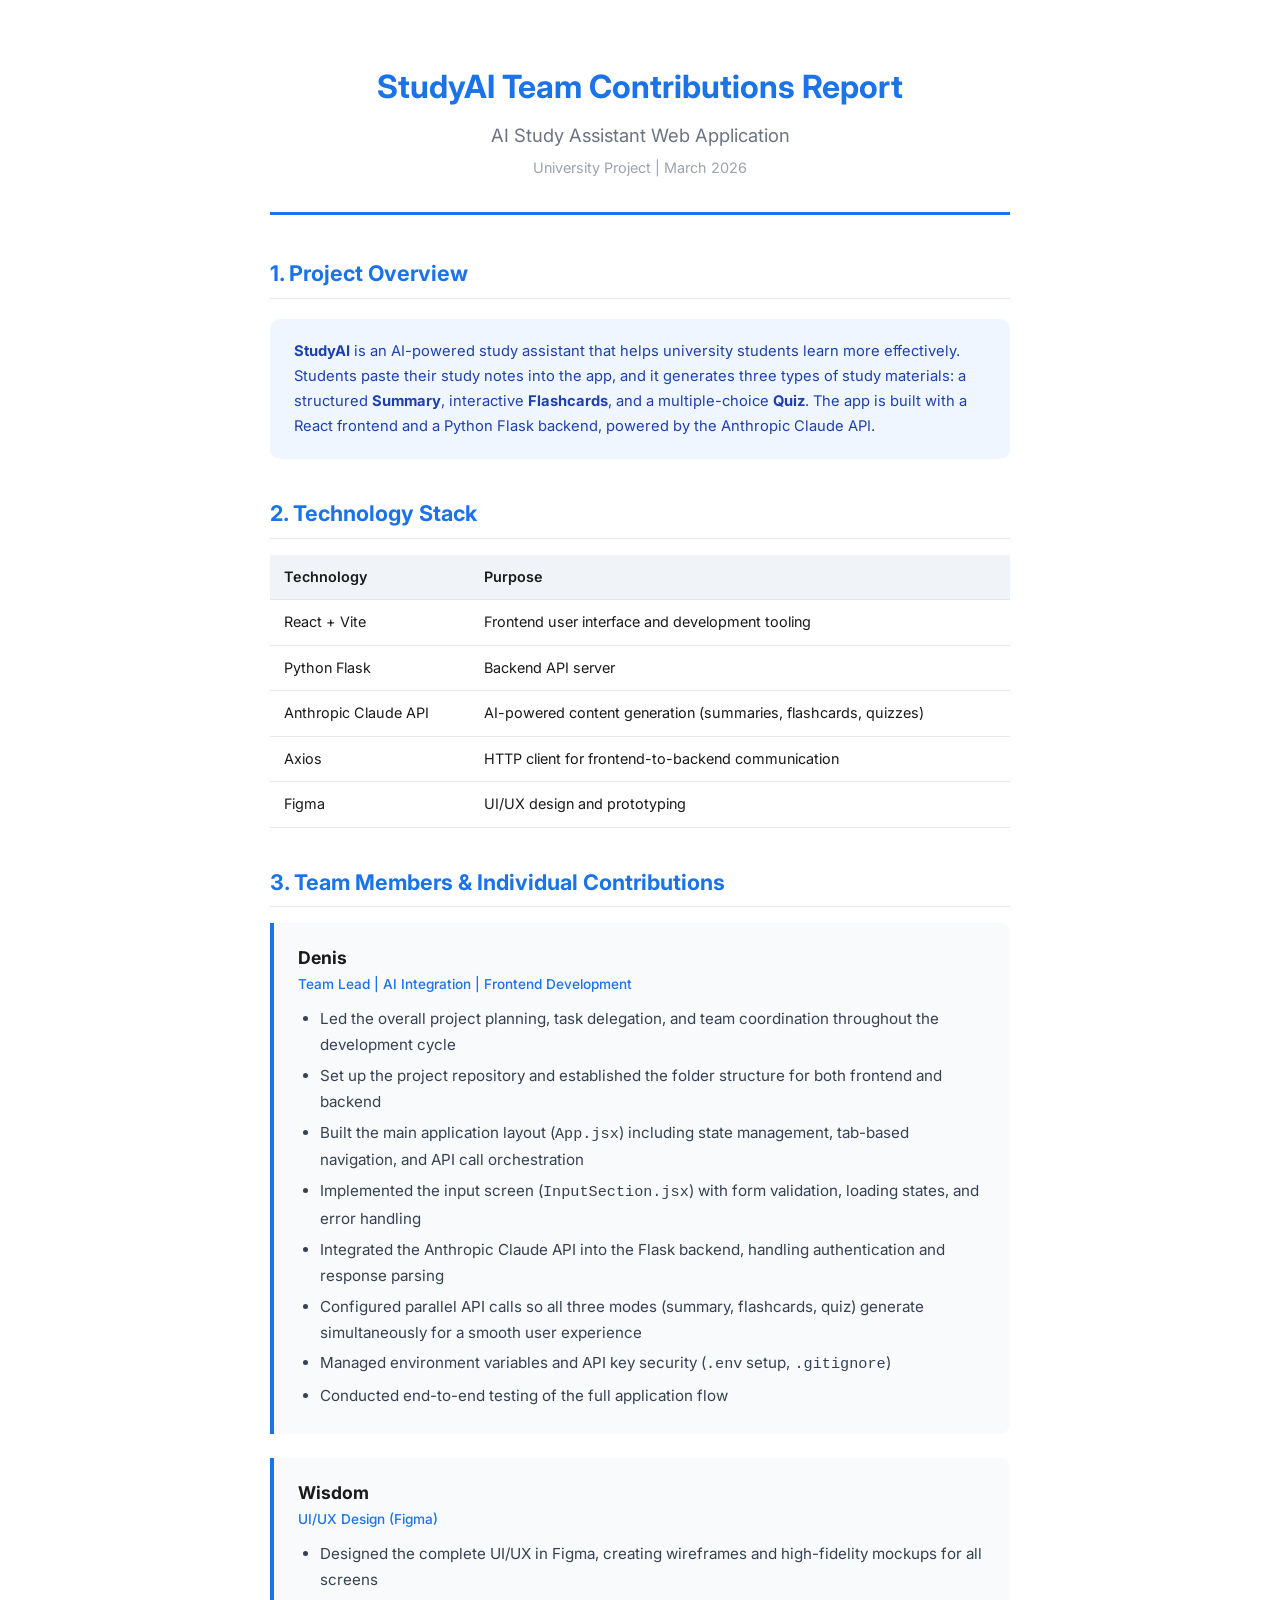
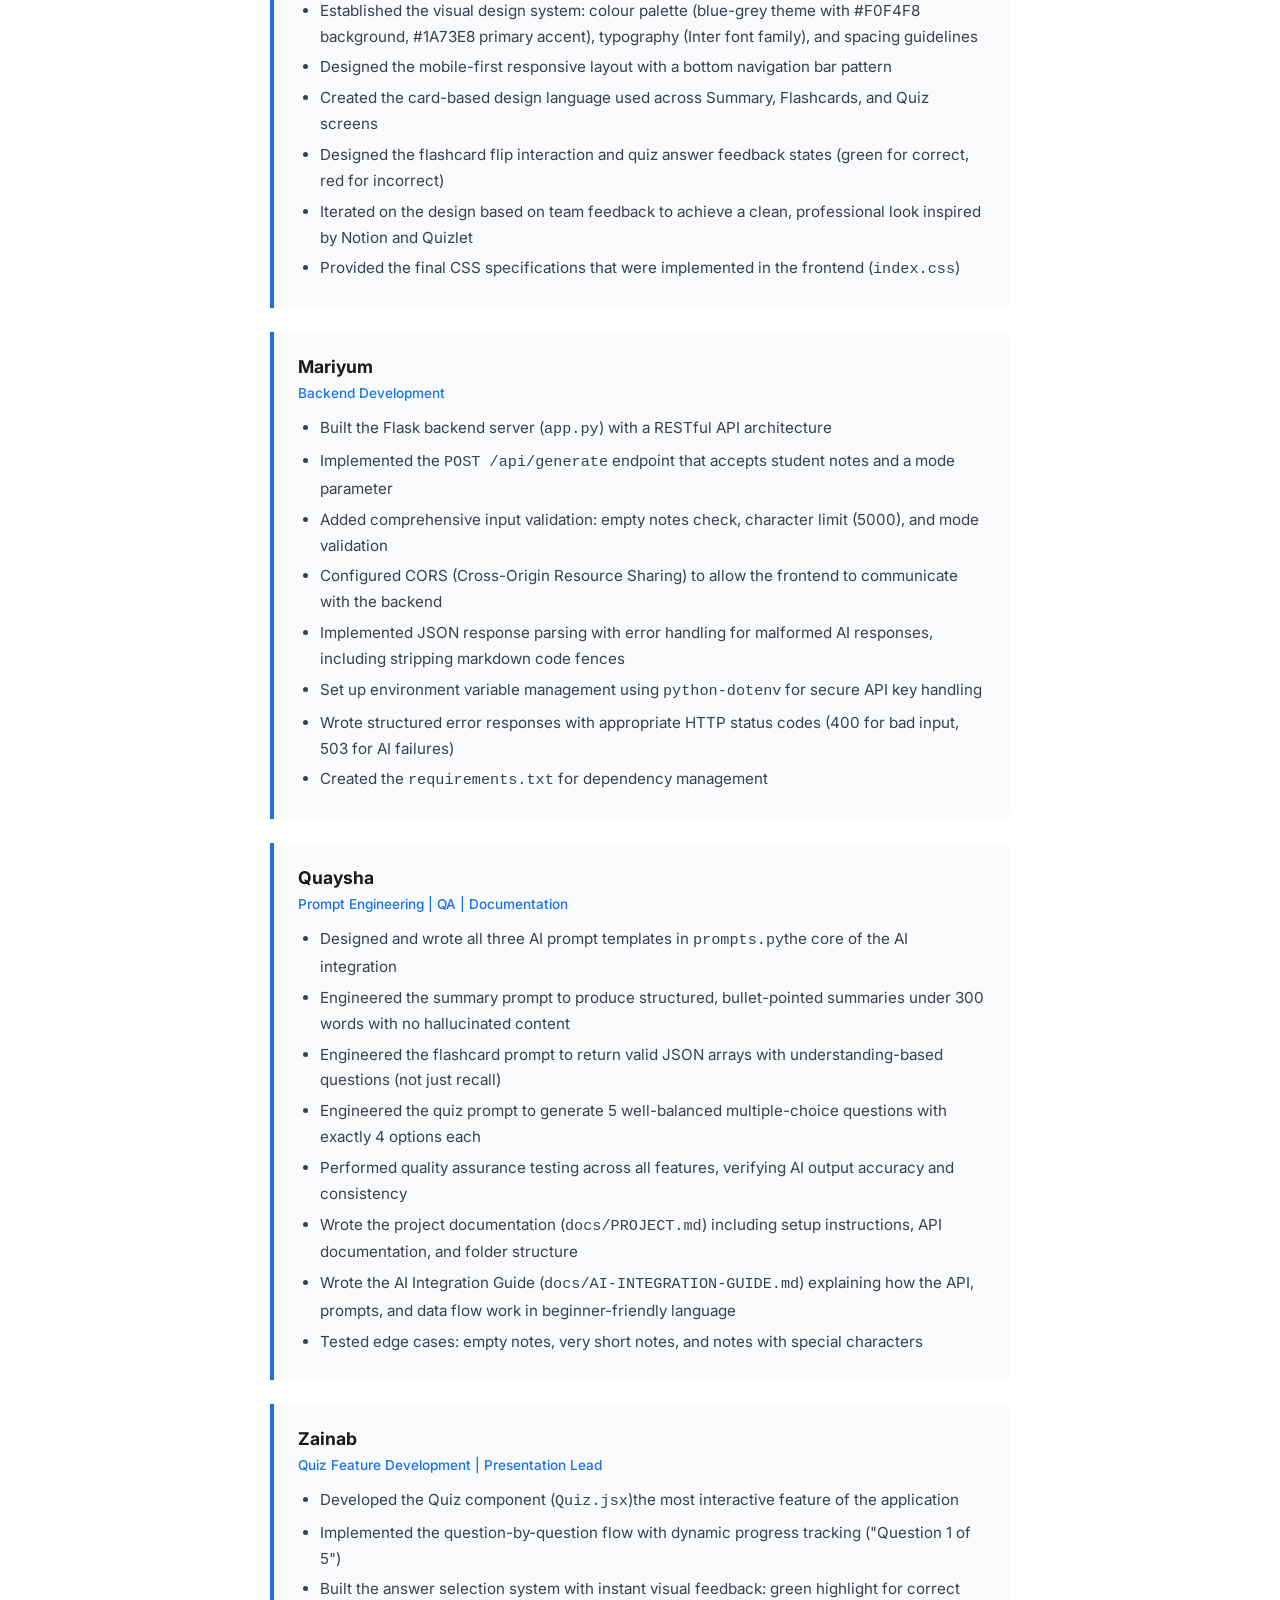
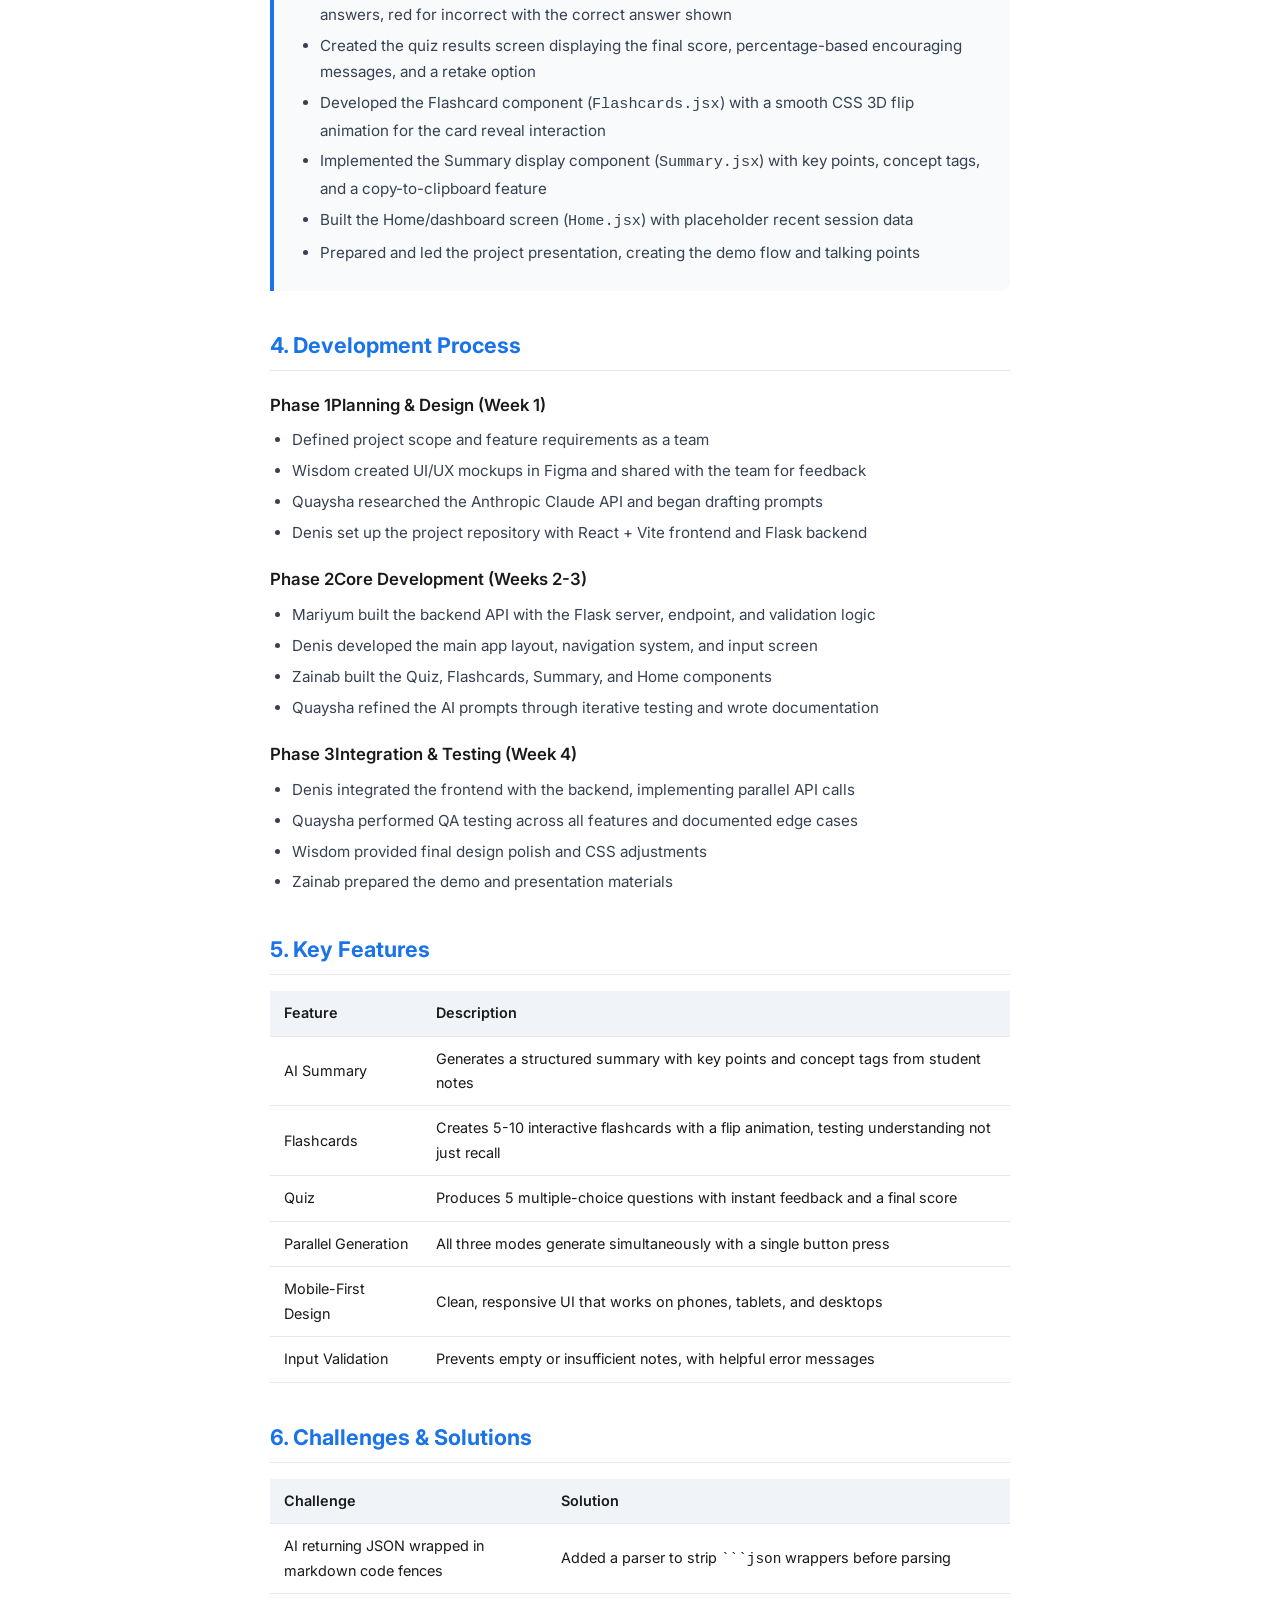
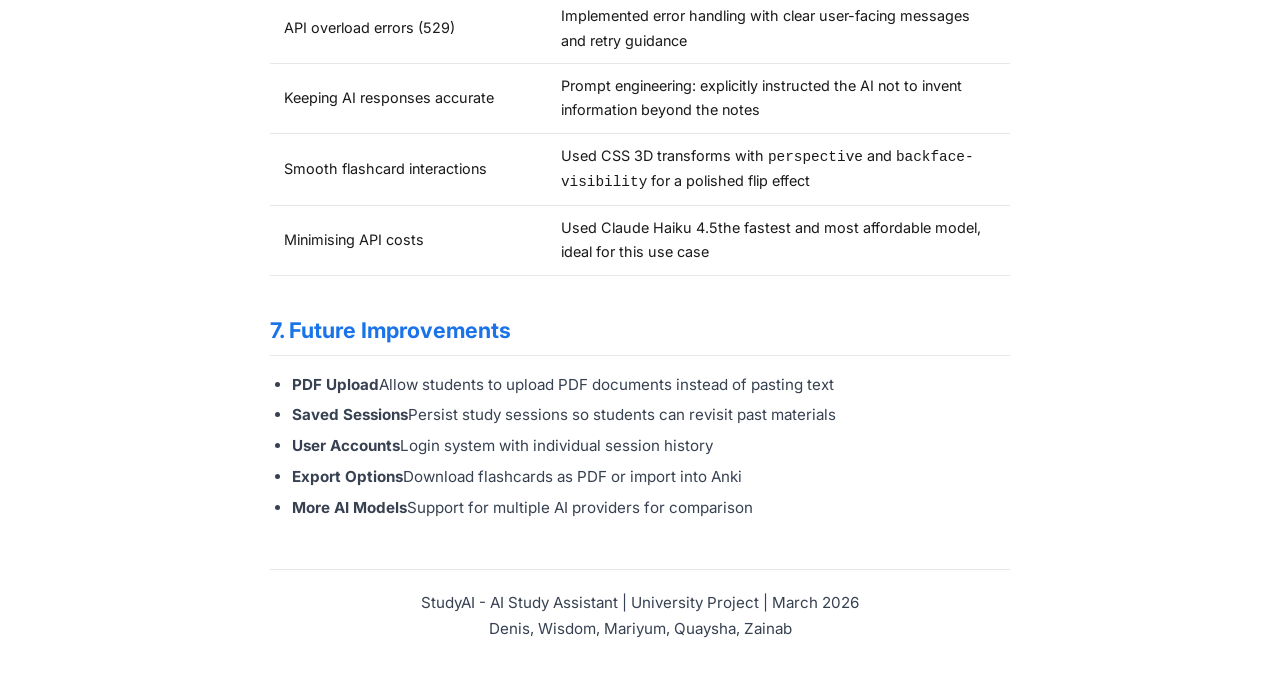
<file: docs/Team-Contributions-Report.html>
<!DOCTYPE html>
<html lang="en">
<head>
  <meta charset="UTF-8" />
  <meta name="viewport" content="width=device-width, initial-scale=1.0" />
  <title>StudyAI Team Contributions Report</title>
  <link href="https://fonts.googleapis.com/css2?family=Inter:wght@400;500;600;700&display=swap" rel="stylesheet" />
  <style>
    * { margin: 0; padding: 0; box-sizing: border-box; }

    body {
      font-family: 'Inter', -apple-system, sans-serif;
      color: #1A1A1A;
      line-height: 1.7;
      background: #fff;
      padding: 60px 80px;
      max-width: 900px;
      margin: 0 auto;
    }

    @media print {
      body { padding: 40px 50px; }
      .page-break { page-break-before: always; }
    }

    /* Header */
    .report-header {
      text-align: center;
      padding-bottom: 32px;
      border-bottom: 3px solid #1A73E8;
      margin-bottom: 40px;
    }

    .report-header h1 {
      font-size: 2rem;
      font-weight: 700;
      color: #1A73E8;
      margin-bottom: 6px;
    }

    .report-header .subtitle {
      font-size: 1.15rem;
      color: #6B7280;
      margin-bottom: 4px;
    }

    .report-header .date {
      font-size: 0.9rem;
      color: #9CA3AF;
    }

    /* Section headings */
    h2 {
      font-size: 1.35rem;
      font-weight: 700;
      color: #1A73E8;
      margin-top: 36px;
      margin-bottom: 16px;
      padding-bottom: 6px;
      border-bottom: 1.5px solid #E5E7EB;
    }

    h3 {
      font-size: 1.05rem;
      font-weight: 600;
      color: #1A1A1A;
      margin-top: 20px;
      margin-bottom: 8px;
    }

    p, li {
      font-size: 0.95rem;
      color: #374151;
    }

    ul {
      padding-left: 22px;
      margin-bottom: 12px;
    }

    li { margin-bottom: 5px; }

    /* Member card */
    .member-card {
      background: #F8FAFC;
      border-left: 4px solid #1A73E8;
      border-radius: 0 10px 10px 0;
      padding: 20px 24px;
      margin-bottom: 24px;
    }

    .member-card .name {
      font-size: 1.1rem;
      font-weight: 700;
      color: #1A1A1A;
    }

    .member-card .role {
      font-size: 0.85rem;
      font-weight: 500;
      color: #1A73E8;
      margin-bottom: 10px;
    }

    .member-card ul {
      margin-bottom: 0;
    }

    /* Table */
    table {
      width: 100%;
      border-collapse: collapse;
      margin: 16px 0 24px;
      font-size: 0.9rem;
    }

    th, td {
      padding: 10px 14px;
      text-align: left;
      border-bottom: 1px solid #E5E7EB;
    }

    th {
      background: #F0F4F8;
      font-weight: 600;
      color: #1A1A1A;
    }

    /* Overview box */
    .overview-box {
      background: #EFF6FF;
      border-radius: 10px;
      padding: 20px 24px;
      margin: 20px 0;
    }

    .overview-box p {
      color: #1E40AF;
      font-size: 0.92rem;
    }

    /* Footer */
    .report-footer {
      margin-top: 48px;
      padding-top: 20px;
      border-top: 1.5px solid #E5E7EB;
      text-align: center;
      font-size: 0.82rem;
      color: #9CA3AF;
    }
  </style>
</head>
<body>

  <!-- HEADER -->
  <div class="report-header">
    <h1>StudyAI Team Contributions Report</h1>
    <p class="subtitle">AI Study Assistant Web Application</p>
    <p class="date">University Project | March 2026</p>
  </div>

  <!-- PROJECT OVERVIEW -->
  <h2>1. Project Overview</h2>
  <div class="overview-box">
    <p>
      <strong>StudyAI</strong> is an AI-powered study assistant that helps university students learn more effectively.
      Students paste their study notes into the app, and it generates three types of study materials:
      a structured <strong>Summary</strong>, interactive <strong>Flashcards</strong>, and a multiple-choice <strong>Quiz</strong>.
      The app is built with a React frontend and a Python Flask backend, powered by the Anthropic Claude API.
    </p>
  </div>

  <!-- TECH STACK -->
  <h2>2. Technology Stack</h2>
  <table>
    <tr><th>Technology</th><th>Purpose</th></tr>
    <tr><td>React + Vite</td><td>Frontend user interface and development tooling</td></tr>
    <tr><td>Python Flask</td><td>Backend API server</td></tr>
    <tr><td>Anthropic Claude API</td><td>AI-powered content generation (summaries, flashcards, quizzes)</td></tr>
    <tr><td>Axios</td><td>HTTP client for frontend-to-backend communication</td></tr>
    <tr><td>Figma</td><td>UI/UX design and prototyping</td></tr>
  </table>

  <!-- TEAM MEMBERS -->
  <h2>3. Team Members &amp; Individual Contributions</h2>

  <!-- Denis -->
  <div class="member-card">
    <p class="name">Denis</p>
    <p class="role">Team Lead | AI Integration | Frontend Development</p>
    <ul>
      <li>Led the overall project planning, task delegation, and team coordination throughout the development cycle</li>
      <li>Set up the project repository and established the folder structure for both frontend and backend</li>
      <li>Built the main application layout (<code>App.jsx</code>) including state management, tab-based navigation, and API call orchestration</li>
      <li>Implemented the input screen (<code>InputSection.jsx</code>) with form validation, loading states, and error handling</li>
      <li>Integrated the Anthropic Claude API into the Flask backend, handling authentication and response parsing</li>
      <li>Configured parallel API calls so all three modes (summary, flashcards, quiz) generate simultaneously for a smooth user experience</li>
      <li>Managed environment variables and API key security (<code>.env</code> setup, <code>.gitignore</code>)</li>
      <li>Conducted end-to-end testing of the full application flow</li>
    </ul>
  </div>

  <!-- Wisdom -->
  <div class="member-card">
    <p class="name">Wisdom</p>
    <p class="role">UI/UX Design (Figma)</p>
    <ul>
      <li>Designed the complete UI/UX in Figma, creating wireframes and high-fidelity mockups for all screens</li>
      <li>Established the visual design system: colour palette (blue-grey theme with #F0F4F8 background, #1A73E8 primary accent), typography (Inter font family), and spacing guidelines</li>
      <li>Designed the mobile-first responsive layout with a bottom navigation bar pattern</li>
      <li>Created the card-based design language used across Summary, Flashcards, and Quiz screens</li>
      <li>Designed the flashcard flip interaction and quiz answer feedback states (green for correct, red for incorrect)</li>
      <li>Iterated on the design based on team feedback to achieve a clean, professional look inspired by Notion and Quizlet</li>
      <li>Provided the final CSS specifications that were implemented in the frontend (<code>index.css</code>)</li>
    </ul>
  </div>

  <!-- Mariyum -->
  <div class="member-card">
    <p class="name">Mariyum</p>
    <p class="role">Backend Development</p>
    <ul>
      <li>Built the Flask backend server (<code>app.py</code>) with a RESTful API architecture</li>
      <li>Implemented the <code>POST /api/generate</code> endpoint that accepts student notes and a mode parameter</li>
      <li>Added comprehensive input validation: empty notes check, character limit (5000), and mode validation</li>
      <li>Configured CORS (Cross-Origin Resource Sharing) to allow the frontend to communicate with the backend</li>
      <li>Implemented JSON response parsing with error handling for malformed AI responses, including stripping markdown code fences</li>
      <li>Set up environment variable management using <code>python-dotenv</code> for secure API key handling</li>
      <li>Wrote structured error responses with appropriate HTTP status codes (400 for bad input, 503 for AI failures)</li>
      <li>Created the <code>requirements.txt</code> for dependency management</li>
    </ul>
  </div>

  <!-- Quaysha -->
  <div class="member-card">
    <p class="name">Quaysha</p>
    <p class="role">Prompt Engineering | QA | Documentation</p>
    <ul>
      <li>Designed and wrote all three AI prompt templates in <code>prompts.py</code>the core of the AI integration</li>
      <li>Engineered the summary prompt to produce structured, bullet-pointed summaries under 300 words with no hallucinated content</li>
      <li>Engineered the flashcard prompt to return valid JSON arrays with understanding-based questions (not just recall)</li>
      <li>Engineered the quiz prompt to generate 5 well-balanced multiple-choice questions with exactly 4 options each</li>
      <li>Performed quality assurance testing across all features, verifying AI output accuracy and consistency</li>
      <li>Wrote the project documentation (<code>docs/PROJECT.md</code>) including setup instructions, API documentation, and folder structure</li>
      <li>Wrote the AI Integration Guide (<code>docs/AI-INTEGRATION-GUIDE.md</code>) explaining how the API, prompts, and data flow work in beginner-friendly language</li>
      <li>Tested edge cases: empty notes, very short notes, and notes with special characters</li>
    </ul>
  </div>

  <!-- Zainab -->
  <div class="member-card">
    <p class="name">Zainab</p>
    <p class="role">Quiz Feature Development | Presentation Lead</p>
    <ul>
      <li>Developed the Quiz component (<code>Quiz.jsx</code>)the most interactive feature of the application</li>
      <li>Implemented the question-by-question flow with dynamic progress tracking ("Question 1 of 5")</li>
      <li>Built the answer selection system with instant visual feedback: green highlight for correct answers, red for incorrect with the correct answer shown</li>
      <li>Created the quiz results screen displaying the final score, percentage-based encouraging messages, and a retake option</li>
      <li>Developed the Flashcard component (<code>Flashcards.jsx</code>) with a smooth CSS 3D flip animation for the card reveal interaction</li>
      <li>Implemented the Summary display component (<code>Summary.jsx</code>) with key points, concept tags, and a copy-to-clipboard feature</li>
      <li>Built the Home/dashboard screen (<code>Home.jsx</code>) with placeholder recent session data</li>
      <li>Prepared and led the project presentation, creating the demo flow and talking points</li>
    </ul>
  </div>

  <div class="page-break"></div>

  <!-- DEVELOPMENT PROCESS -->
  <h2>4. Development Process</h2>

  <h3>Phase 1Planning &amp; Design (Week 1)</h3>
  <ul>
    <li>Defined project scope and feature requirements as a team</li>
    <li>Wisdom created UI/UX mockups in Figma and shared with the team for feedback</li>
    <li>Quaysha researched the Anthropic Claude API and began drafting prompts</li>
    <li>Denis set up the project repository with React + Vite frontend and Flask backend</li>
  </ul>

  <h3>Phase 2Core Development (Weeks 2-3)</h3>
  <ul>
    <li>Mariyum built the backend API with the Flask server, endpoint, and validation logic</li>
    <li>Denis developed the main app layout, navigation system, and input screen</li>
    <li>Zainab built the Quiz, Flashcards, Summary, and Home components</li>
    <li>Quaysha refined the AI prompts through iterative testing and wrote documentation</li>
  </ul>

  <h3>Phase 3Integration &amp; Testing (Week 4)</h3>
  <ul>
    <li>Denis integrated the frontend with the backend, implementing parallel API calls</li>
    <li>Quaysha performed QA testing across all features and documented edge cases</li>
    <li>Wisdom provided final design polish and CSS adjustments</li>
    <li>Zainab prepared the demo and presentation materials</li>
  </ul>

  <!-- FEATURES -->
  <h2>5. Key Features</h2>
  <table>
    <tr><th>Feature</th><th>Description</th></tr>
    <tr><td>AI Summary</td><td>Generates a structured summary with key points and concept tags from student notes</td></tr>
    <tr><td>Flashcards</td><td>Creates 5-10 interactive flashcards with a flip animation, testing understanding not just recall</td></tr>
    <tr><td>Quiz</td><td>Produces 5 multiple-choice questions with instant feedback and a final score</td></tr>
    <tr><td>Parallel Generation</td><td>All three modes generate simultaneously with a single button press</td></tr>
    <tr><td>Mobile-First Design</td><td>Clean, responsive UI that works on phones, tablets, and desktops</td></tr>
    <tr><td>Input Validation</td><td>Prevents empty or insufficient notes, with helpful error messages</td></tr>
  </table>

  <!-- CHALLENGES -->
  <h2>6. Challenges &amp; Solutions</h2>
  <table>
    <tr><th>Challenge</th><th>Solution</th></tr>
    <tr><td>AI returning JSON wrapped in markdown code fences</td><td>Added a parser to strip <code>```json</code> wrappers before parsing</td></tr>
    <tr><td>API overload errors (529)</td><td>Implemented error handling with clear user-facing messages and retry guidance</td></tr>
    <tr><td>Keeping AI responses accurate</td><td>Prompt engineering: explicitly instructed the AI not to invent information beyond the notes</td></tr>
    <tr><td>Smooth flashcard interactions</td><td>Used CSS 3D transforms with <code>perspective</code> and <code>backface-visibility</code> for a polished flip effect</td></tr>
    <tr><td>Minimising API costs</td><td>Used Claude Haiku 4.5the fastest and most affordable model, ideal for this use case</td></tr>
  </table>

  <!-- FUTURE IMPROVEMENTS -->
  <h2>7. Future Improvements</h2>
  <ul>
    <li><strong>PDF Upload</strong>Allow students to upload PDF documents instead of pasting text</li>
    <li><strong>Saved Sessions</strong>Persist study sessions so students can revisit past materials</li>
    <li><strong>User Accounts</strong>Login system with individual session history</li>
    <li><strong>Export Options</strong>Download flashcards as PDF or import into Anki</li>
    <li><strong>More AI Models</strong>Support for multiple AI providers for comparison</li>
  </ul>

  <!-- FOOTER -->
  <div class="report-footer">
    <p>StudyAI - AI Study Assistant | University Project | March 2026</p>
    <p>Denis, Wisdom, Mariyum, Quaysha, Zainab</p>
  </div>

</body>
</html>
</file>
